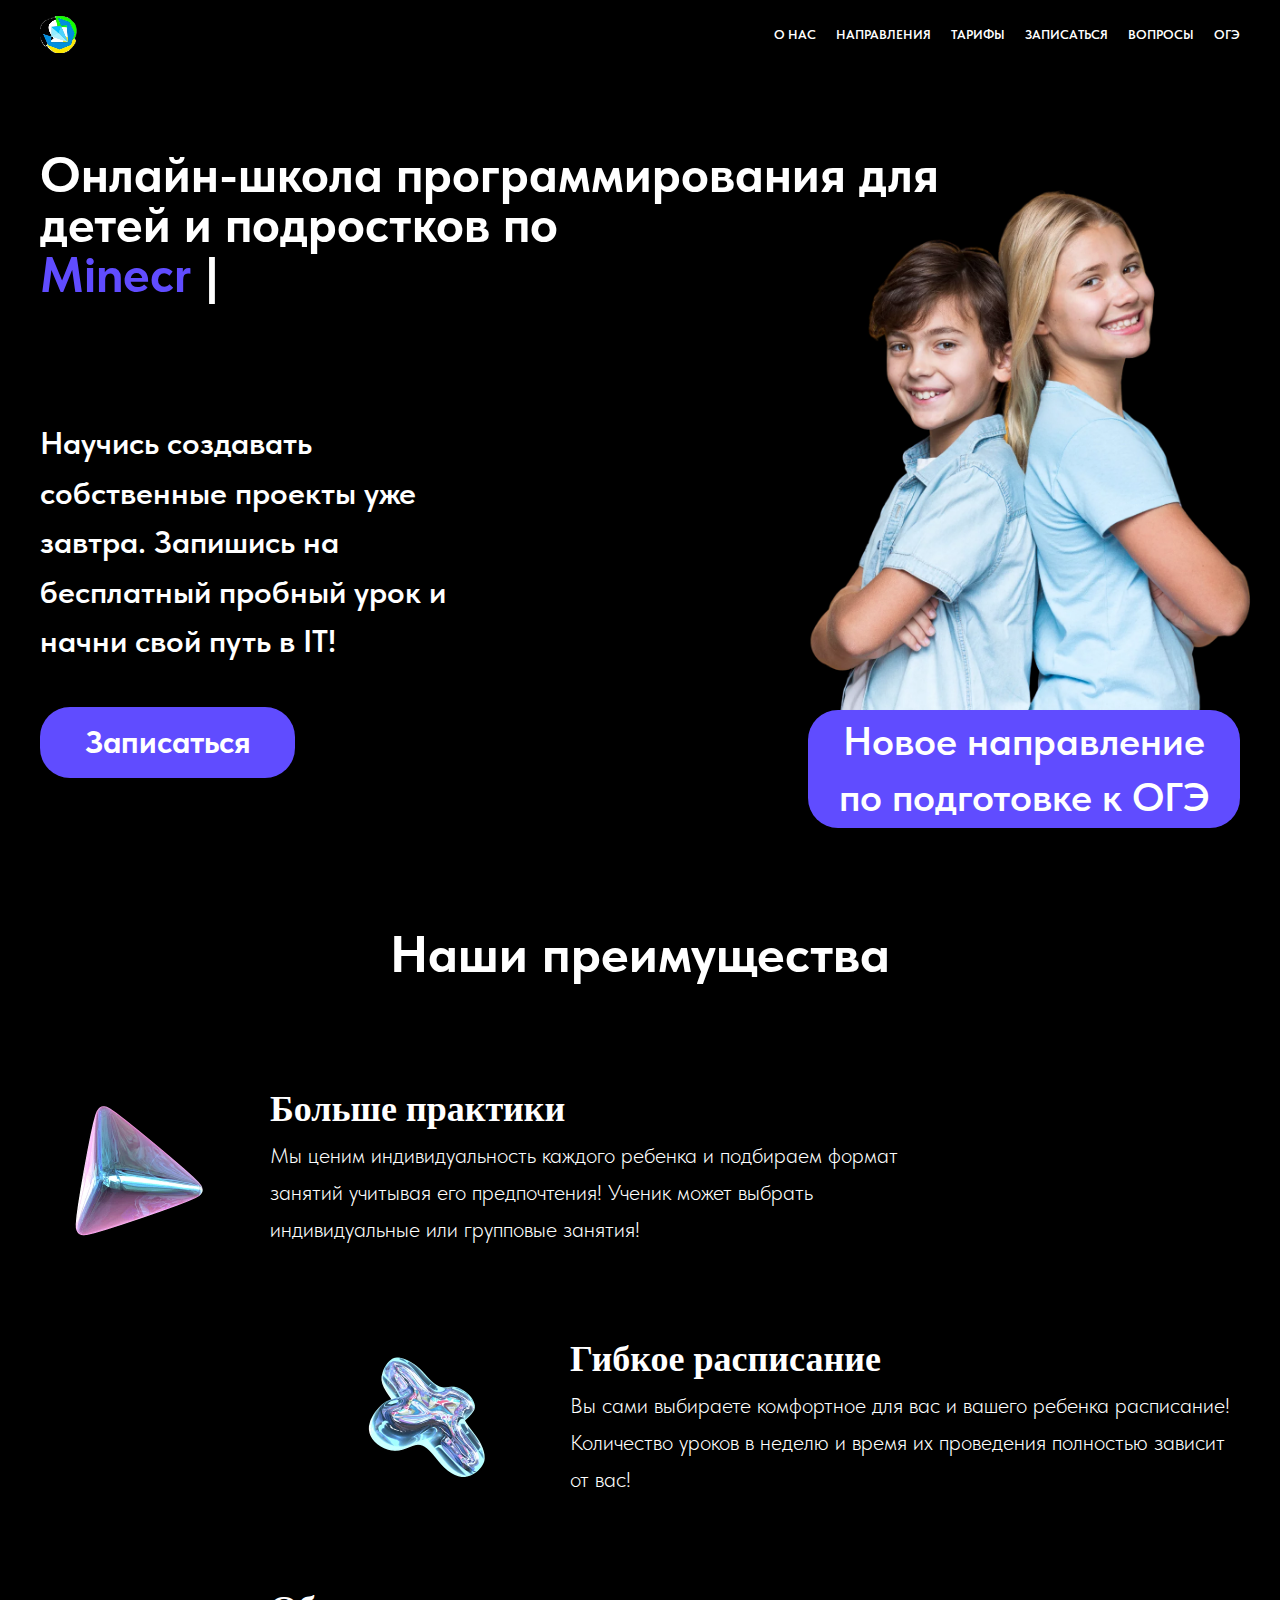
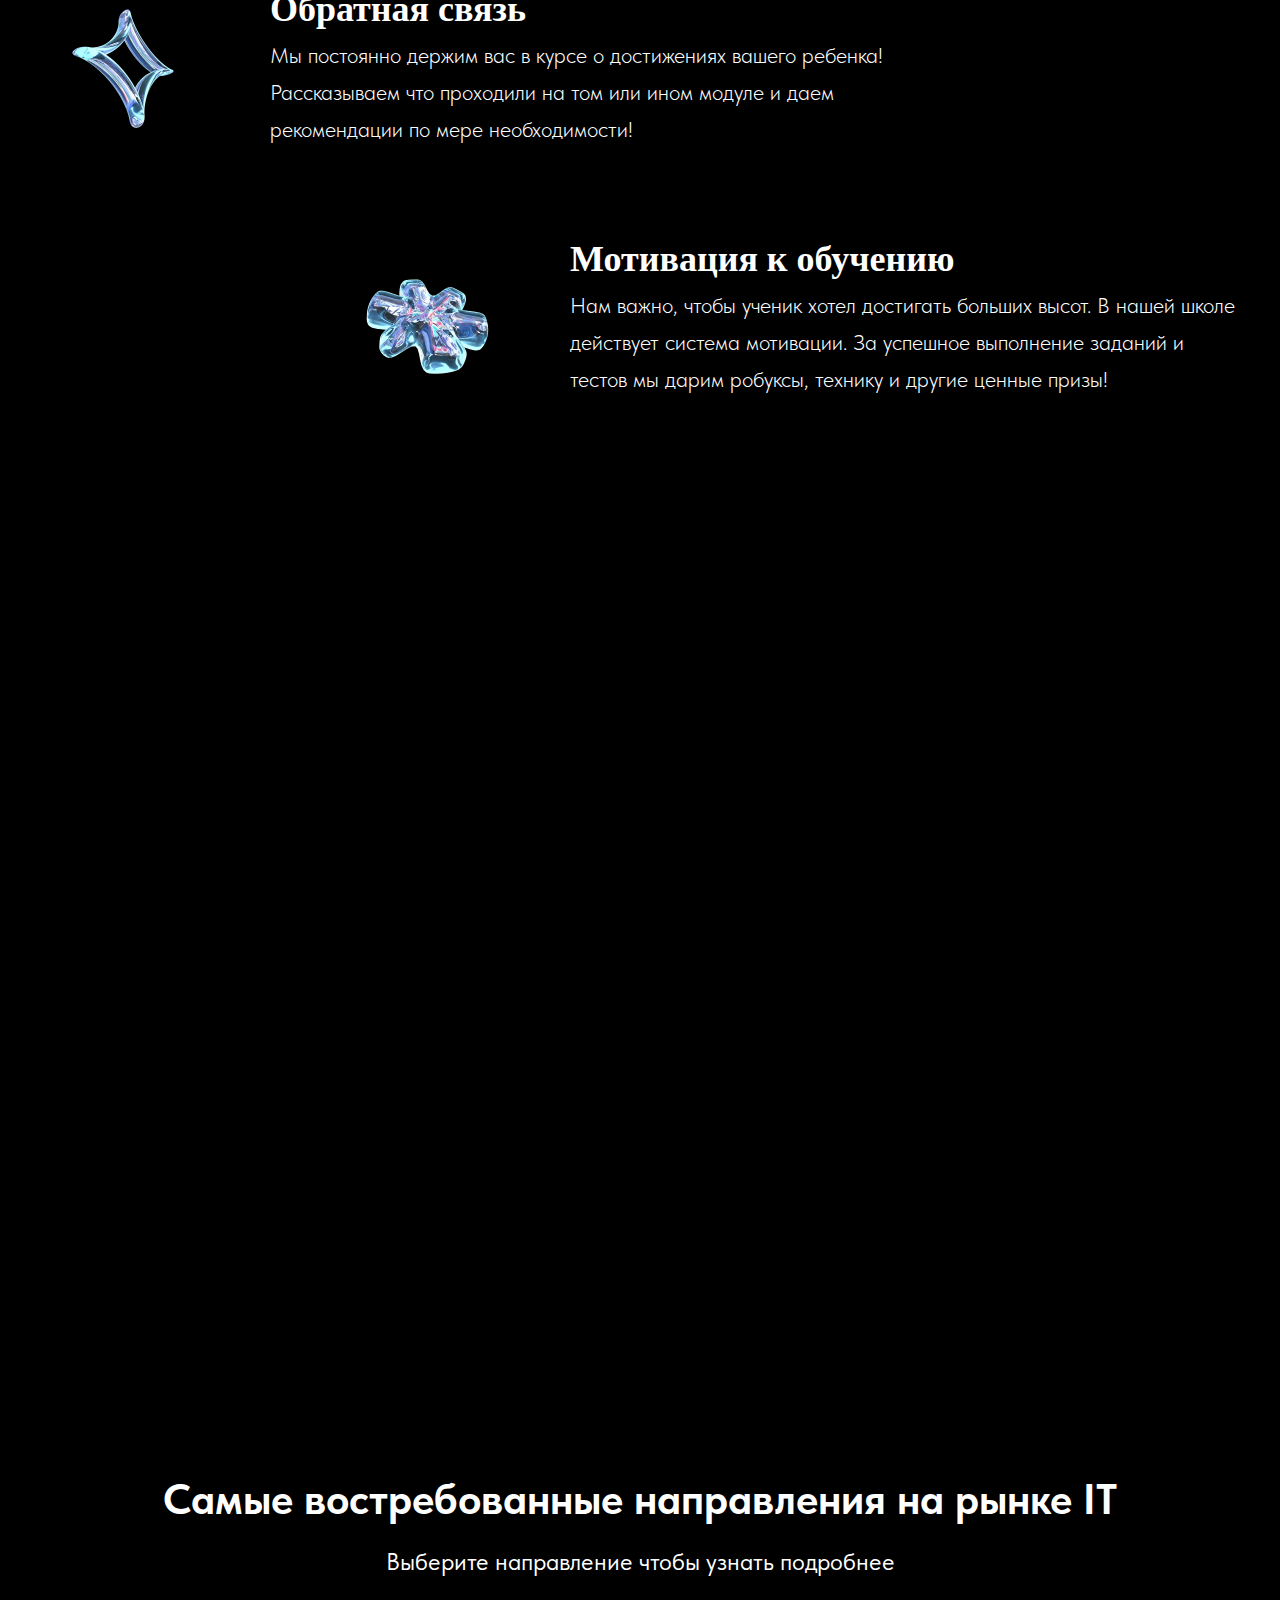
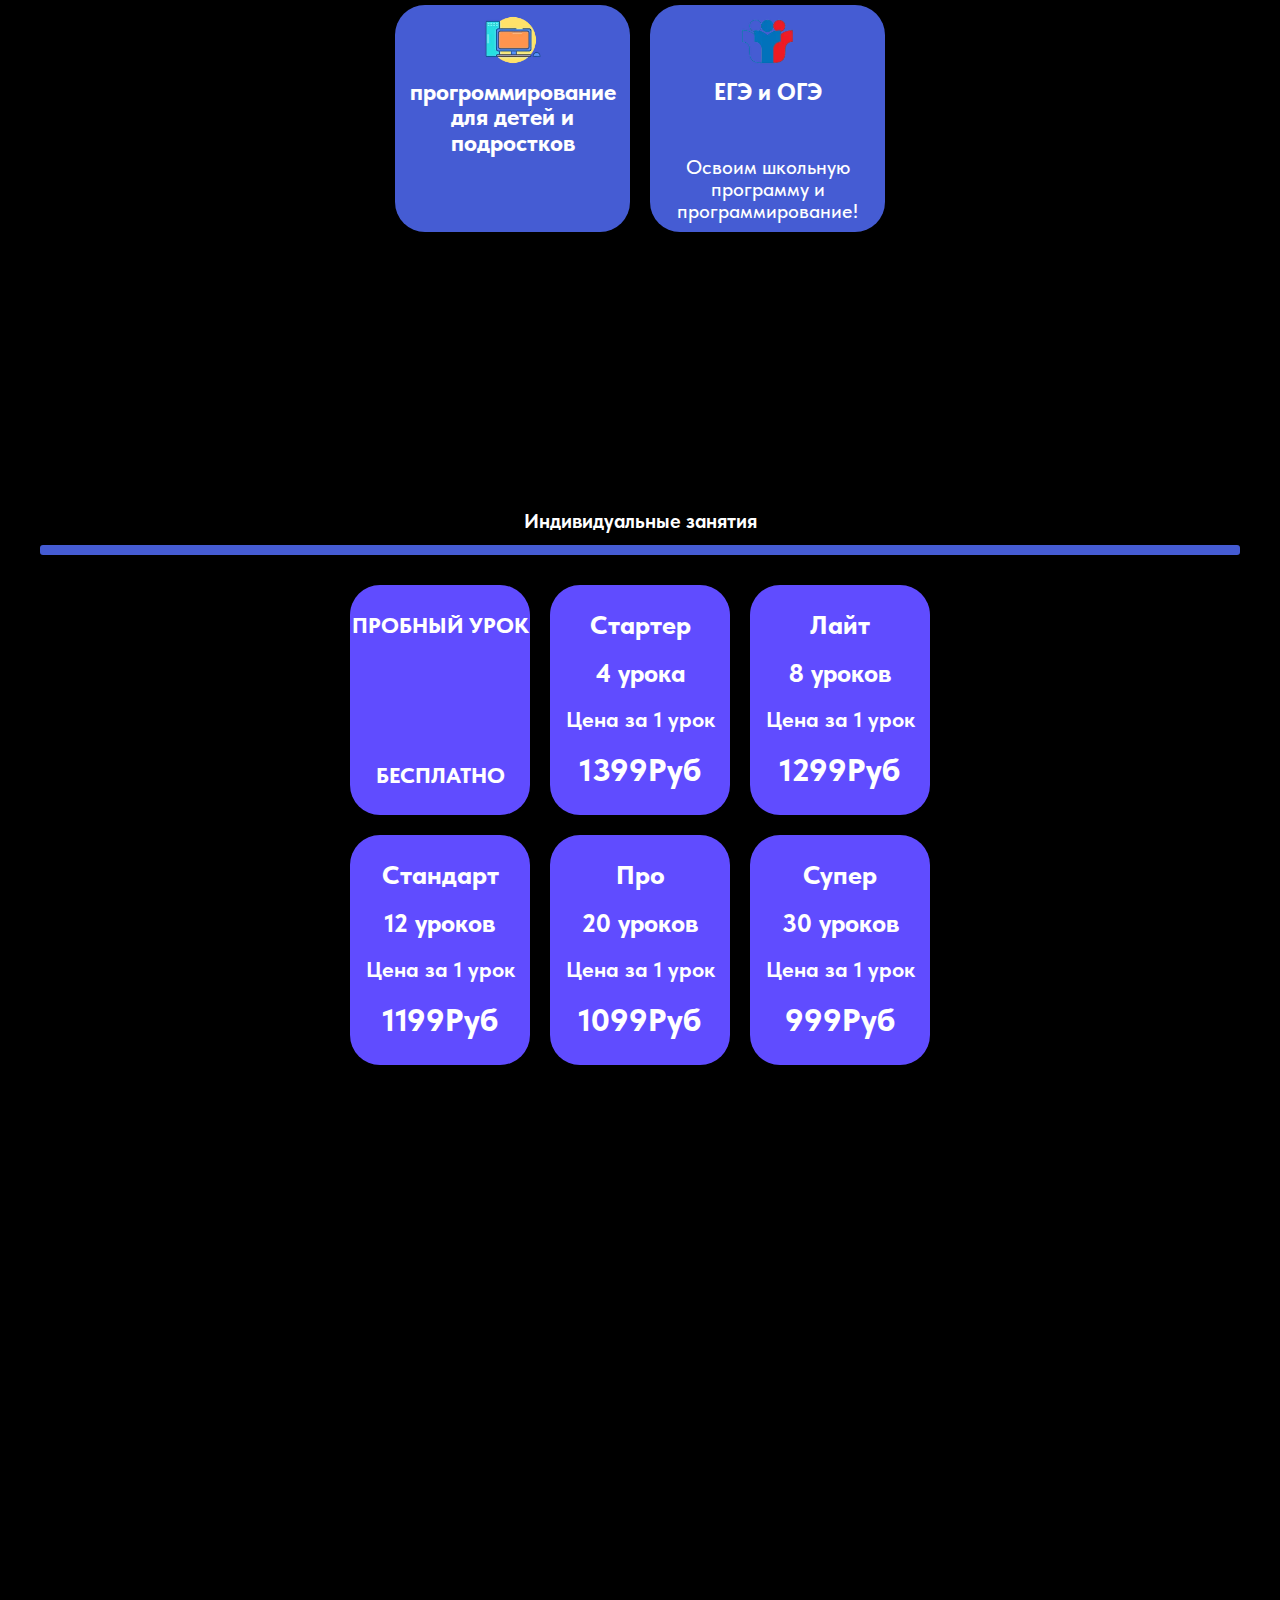
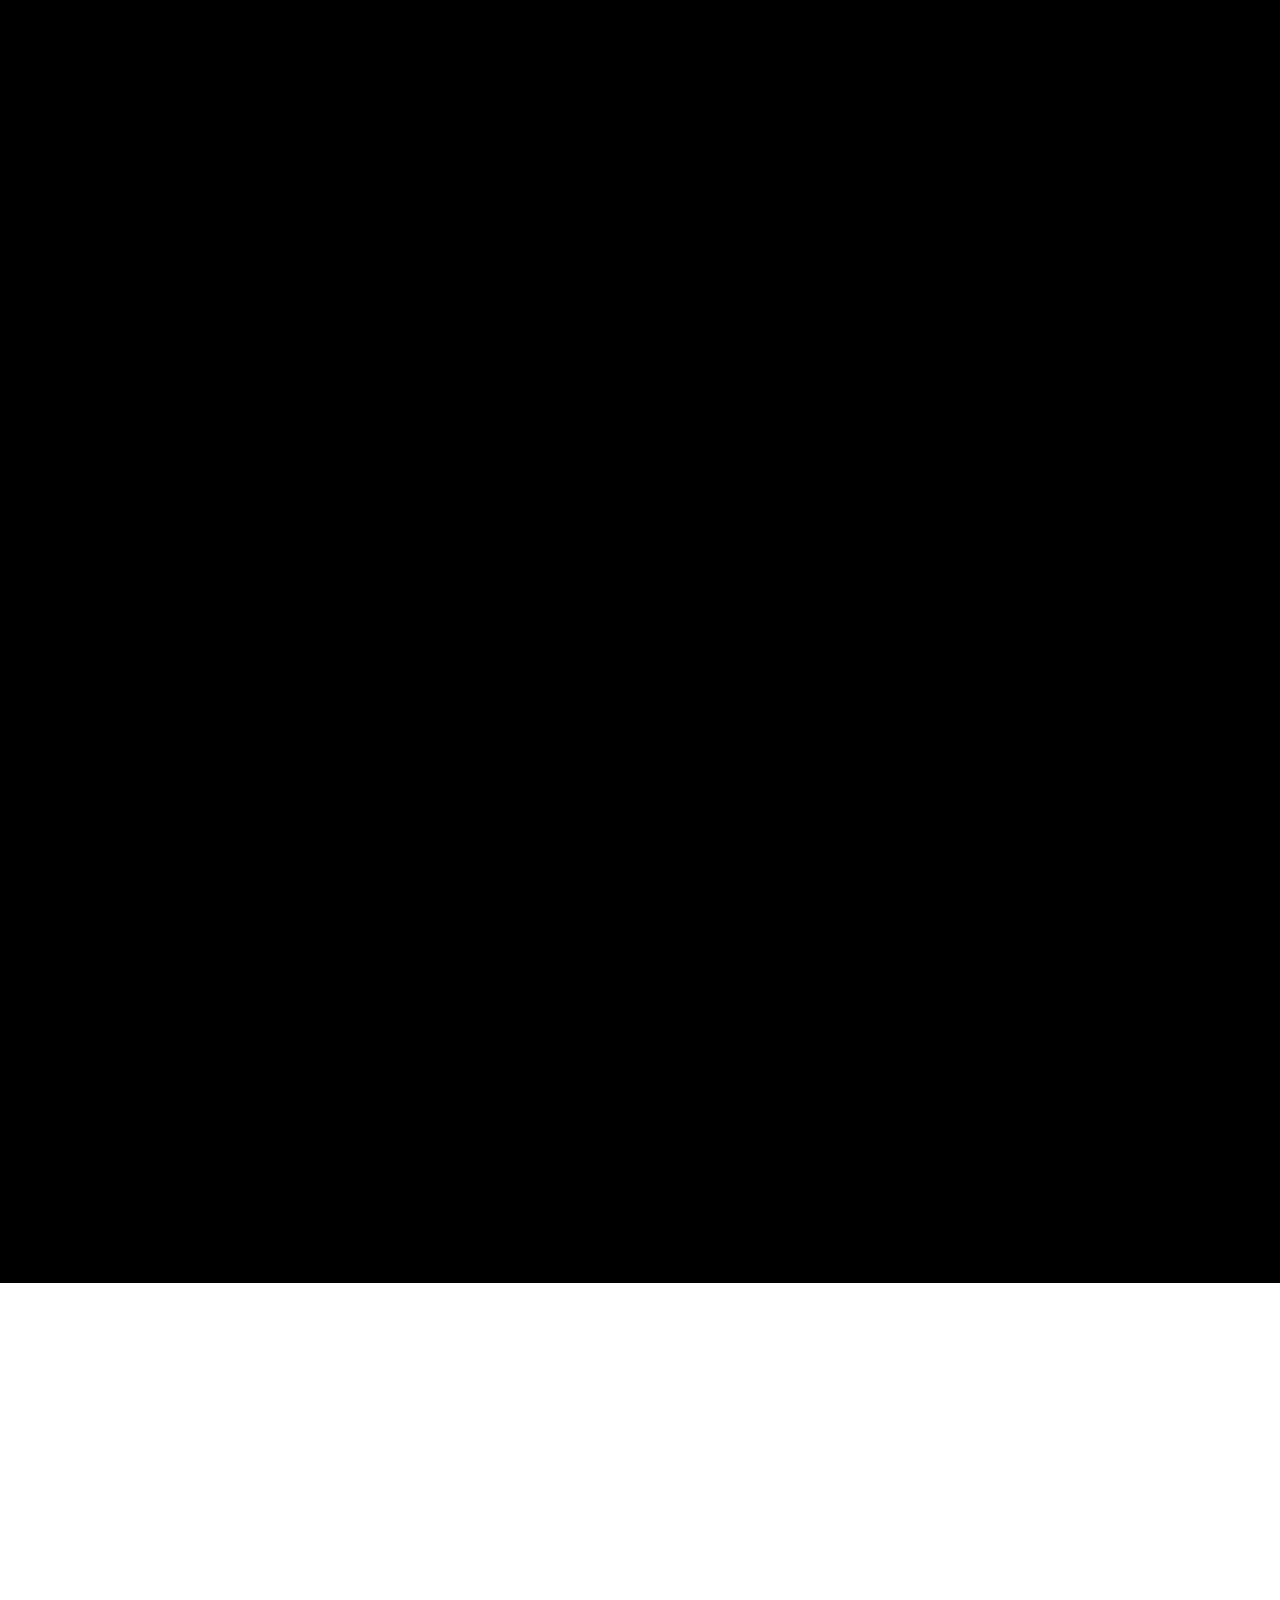
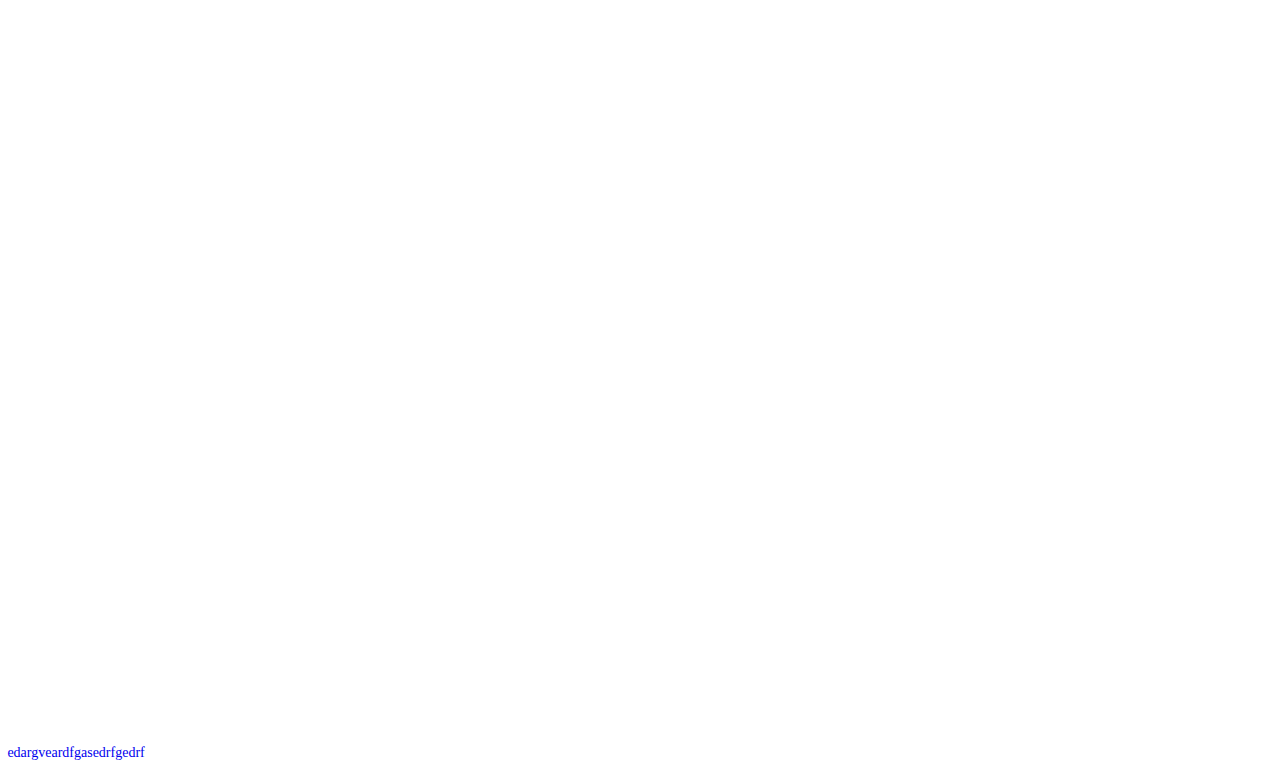
<file: index.html>
<!DOCTYPE html><html lang="ru"><head>
  <meta name="yandex-verification" content="cbec4c80d34cdc41">
  <meta name="viewport" content="width=device-width, initial-scale=1.0">
<!-- Для современных браузеров -->
<link rel="shortcut icon" href="./favicon.svg" type="image/x-icon">
<!-- Для Apple Touch и iOS-->
<link rel="apple-touch-icon" href="apple-touch-icon.png">

<!-- Для Android -->

<link rel="icon" href="./images/logo.svg" sizes="any">
<link rel="stylesheet" type="text/css" href="css/style.min.css">
<title>Ozait онлайн школа </title>
<link rel="stylesheet" href="css/swiper-bundle.css"><script src="js/swiper-bundle.min.js"></script><link href="css/aos.css" rel="stylesheet"><script src="js/aos.js"></script>
</head>

<body>
 <div class="wrapper">

     <!-- <img class="background-hero" src="././img/background.png" alt=""> -->
     <header class="section-header">
<!-- <img class="hero-background" src="././img/background.png" alt=""> -->
<div class="container">
 <div class="header">
   <img class="logo-img" alt="logo-img" src="./images/logo1.png">
   <nav class="menu" data-menu="">
<ul class="menu__body" data-menu-list="">
   <li class="menu__item" data-menu-item=""><a href="#about">О нас</a></li><li class="menu__item" data-menu-item=""><a href="#section">Направления</a></li><li class="menu__item" data-menu-item=""><a href="#tarif">Тарифы</a></li><li class="menu__item" data-menu-item=""><a href="#form">Записаться</a></li><li class="menu__item" data-menu-item=""><a href="#faq">Вопросы</a></li><li class="menu__item" data-menu-item=""><a href="#oge">ОГЭ</a></li>
</ul>
</nav>
 </div>
</div>
</header>
<div class="mobile-menu">
<ul class="mobile-menu__list">
 <li class="mobile-menu__list-item">
   <a href="#about" class="mobile-menu__list-item-link">
     <img src="images/home.png" alt="о нас">
     О нас
   </a>
 </li>
 <li class="mobile-menu__list-item">
   <a href="#section" class="mobile-menu__list-item-link">
     <img src="images/courses.svg" alt="Курсы">
     Курсы
   </a>
 </li>
 <li class="mobile-menu__list-item">
   <a href="#tarif" class="mobile-menu__list-item-link">
     <img src="images/price.png" alt="Цены">
     Цены
   </a>
 </li>
 <li class="mobile-menu__list-item">
   <a href="#form" class="mobile-menu__list-item-link">
     <img src="images/edit-pen.png" alt="Записаться">
     Записаться
   </a>
 </li>
 <li class="mobile-menu__list-item">
   <a href="#faq" class="mobile-menu__list-item-link">
     <img src="images/question_mark.png" alt="Вопросы">
     Вопросы
   </a>
 </li>
</ul>
</div>


     <section class="hero-section">
 <!-- <img class="hero-background" src="././img/background.png" alt=""> -->
 <div class="container">
   <div class="hero">
     <h1 class="title-h1">
       Онлайн-школа программирования для детей и подростков по <br>
       <span class="animattion-section"></span>
       <span class="typed-cursor">|</span>
     </h1>
     <div class="hero-blocks">
         <div class="hero-left">
             <p class="hero-p">
               Научись создавать собственные проекты уже завтра. Запишись на
               бесплатный пробный урок и начни свой путь в IT!
             </p>
             <a class="hero-btn" href="#form"><span>Записаться</span></a>
           </div>
           <div class="hero-right">
             <img class="hero-img" src="images/hero.png" alt="">
             <a class="hero-btn" href="#oge"><span>Новое направление по подготовке к ОГЭ</span></a>
           </div>
     </div>
   </div>
 </div>
</section>



   <main class="main">

     <section class="about-section" id="about">
<div class="container">
 <div class="about">
     <h2 class="title-h2">Наши преимущества</h2>
     <div class="about-block">
         <div class="about-block__item">
             
             <img src="images/animat-1.png" alt="about animation" class="animate-about animate-about-1">
             <div class="about-block__item-text">
                 <h3 class="title-h3">Больше практики</h3>
                 <p class="paragraph-about">Мы ценим индивидуальность каждого ребенка и подбираем формат занятий учитывая его предпочтения! Ученик может выбрать индивидуальные или групповые занятия!</p>
             </div>
         </div>
         <div class="about-block__item">
             <img src="images/animate-2.png" alt="about animation" class="animate-about animate-about-2">
             <div class="about-block__item-text">
                 <h3 class="title-h3">Гибкое расписание</h3>
                 <p class="paragraph-about">Вы сами выбираете комфортное для вас и вашего ребенка расписание! Количество уроков в неделю и время их проведения полностью зависит от вас!</p>
             </div>
         </div>
         <div class="about-block__item">
             <img src="images/animate-3.png" alt="about animation" class="animate-about animate-about-3">
             <div class="about-block__item-text">
                 <h3 class="title-h3">Обратная связь</h3>
                 <p class="paragraph-about">
                     Мы постоянно держим вас в курсе о достижениях вашего ребенка! Рассказываем что проходили на том или ином модуле и даем рекомендации по мере необходимости!</p>
             </div>
         </div>
         <div class="about-block__item">
             <img src="images/animate-4.png" alt="about animation" class="animate-about animate-about-4">
             <div class="about-block__item-text">
                 <h3 class="title-h3">Мотивация к обучению</h3>
                 <p class="paragraph-about">Нам важно, чтобы ученик хотел достигать больших высот. В нашей школе действует система мотивации. За успешное выполнение заданий и тестов мы дарим робуксы, технику и другие ценные призы!</p>
             </div>
         </div>
     </div>
 </div>
</div>
</section>

     <section class="education-section">
 <div class="container">
     <div class="education">
         <h2 class="title-h2" data-aos="fade-up">Что вы получите от обучения</h2>
         <div class="education-block">
             <div class="education-block__item" data-aos="fade-up">
                 <img class="edu-img" src="images/gramota.png">
                 <div class="education-block__item-text">
                     <h3 class="title-h3">Сертификат</h3>
                     <p class="paragraph-edu">После прохождения курса ребенок получает именной сертификат от нашей школы о том, что он прошел обучение <br> по соответствующему направлению!</p>
                 </div>
             </div>
             <div class="education-block__item" data-aos="fade-up">
                 <img class="edu-img" src="images/portfel.png">
                 <div class="education-block__item-text">
                     <h3 class="title-h3">
                         Портфолио</h3>
                     <p class="paragraph-edu">Ребенок получает готовое портфолио с несколькими проектами, которое в будущем поможет ему с поступленеием в технический ВУЗ и с трудоустройством!</p>
                 </div>
             </div>
             <div class="education-block__item" data-aos="fade-up">
                 <img class="edu-img" src="images/book.png">
                 <div class="education-block__item-text">
                     <h3 class="title-h3">Знания</h3>
                     <p class="paragraph-edu">И главное - знания и опыт! <br>
                         Желание и стремление заниматься самостоятельно и быть готовым к любым трудностям на пути к своей цели!</p>
                 </div>
             </div>
         </div>
     </div>
 </div>
</section>
     <section class="sections" id="section">
 <div class="container">
     <div class="section">
         <h2 class="title">
             Самые востребованные направления на рынке IT
         </h2>
         <p class="description">Выберите направление чтобы узнать подробнее</p>
         <div class="section-block">
             <!-- <div class="section-block__item"> 
                 <img src="images/unity.png" alt="unity logo" class="img-logotype">
                 <h4 class="title-h4">Разработка игр на Unity</h4>
                 <p class="about-age">От 12 лет</p>
                 <img src="images/unity-back.jpg" alt="" class="back-hover">
                 <p class="p-section">Научись создавать игры на популярном движке Unity!</p>
             </div> -->
             <!-- <div class="section-block__item">
                 <img src="images/roblox-back.jpg" alt="" class="back-hover">
                 <img src="images/robloxlogo.png" alt="logotype img" class="img-logotype">
                 <h4 class="title-h4">Разработка игр в Roblox Studio</h4>
                 <p class="about-age">От 10 лет</p>
                 <p class="p-section">Учись программированию с помощью любимой игры!</p>
             </div> -->
             <!-- <div class="section-block__item">
                 <img src="images/minecraft-back.jpg" alt="" class="back-hover">
                 <img src="images/minecraft.png" alt="logotype img" class="img-logotype img-logotype__minecraft">
                 <h4 class="title-h4">Программирование в Minecraft</h4>
                 <p class="about-age">От 8 лет</p>
                 <p class="p-section">Изучаем программирование в популярной игре!</p>
             </div> -->
             <!-- <div class="section-block__item">
                 <img src="images/scratch-back.png" alt="" class="back-hover">
                 <img src="images/Scratch.webp" alt="logotype img" class="img-logotype">
                 <h4 class="title-h4">Программирование на Scratch</h4>
                 <p class="about-age">От 8 лет</p>
                 <p class="p-section">Блочное программирование для юных программистов!</p>
             </div> -->
             <!-- <div class="section-block__item">
                 <img src="images/python-back.png" alt="" class="back-hover">
                 <img src="images/python.png" alt="logotype img" class="img-logotype">
                 <h4 class="title-h4">Программирование на Python</h4>
                 <p class="about-age">От 10 лет</p>
                 <p class="p-section">Учимся программировать на самом популярном языке!</p>
             </div> -->
             <!-- <div class="section-block__item">
                 <img src="images/cs.jpg" alt="" class="back-hover">
                 <img src="images/c-sharp-c.png" alt="logotype img" class="img-logotype">
                 <h4 class="title-h4">Основы программирования</h4>
                 <p class="about-age">От 10 лет</p>
                 <p class="p-section">Знакомимся с основами с помощью языка C#!
                 </p>
             </div> -->
             <!-- <div class="section-block__item section-block__item_height">
                 <img src="images/html-back.png" alt="" class="back-hover">
                 <img src="images/html.png" alt="logotype img" class="img-logotype">
                 <h4 class="title-h4">прогроммирование<br> для детей и подростков </h4>
                 <p class="about-age">От 10 лет до 18</p>
                 <p class="p-section"></p>
             </div> -->
     
             <div class="section-block__item">
                 <img src="images/computer-back.jpeg" alt="" class="back-hover">
                 <img src="images/comp.png" alt="logotype img" class="img-logotype">
                 <h4 class="title-h4"> прогроммирование для детей и подростков</h4>
                 <p class="about-age">От 5  до 18 лет</p>
             </div>
             <div class="section-block__item" id="oge">
                 <img src="images/info-oge.jpg" alt="" class="back-hover">
                 <img src="images/ege.png" alt="logotype img" class="img-logotype">
                 <h4 class="title-h4">ЕГЭ и ОГЭ </h4>
                 <p class="p-section">Освоим школьную программу и программирование!</p>
             </div>
             <!-- <div class="section-block__item">
                 <img src="images/math-oge-back.jpg" alt="" class="back-hover">
                 <img src="images/ege.png" alt="logotype img" class="img-logotype">
                 <h4 class="title-h4">ОГЭ по МАТЕМАТИКЕ</h4>
                 <p class="p-section">Изучимс математику для высоких результатов!</p>
             </div> -->
         </div>
     </div>
 </div>
</section>
     <section class="section-tarif" id="tarif">
<div class="container">
 <div class="tarif">
   <h2 class="title" data-aos="fade-up">Выберите количество уроков и формат обучения</h2>
   <p class="description" data-aos="fade-up">
     Уроки можно тратить на любые направления. <br>
     На первую покупку действует скидка 10%!
   </p>
   <div class="tarif-top">
     <p>Индивидуальные занятия</p>
     <span></span>
   </div>
   <div class="tarif-blocks">
     <a data-target="modal" class="tarif-blocks__item">
       <h4>пробный урок</h4>
       <h4>бесплатно</h4>
     </a>
     <a href="" class="tarif-blocks__item">
       <h4>Стартер</h4>
       <span class="info-1">4 урока</span>
       <span class="info-2">Цена за 1 урок</span>
       <span class="info-3">1399Руб</span>
     </a>
     <a href="" class="tarif-blocks__item">
       <h4>Лайт</h4>
       <span class="info-1">8 уроков</span>
       <span class="info-2">Цена за 1 урок</span>
       <span class="info-3">1299Руб</span>
     </a>
     <a href="" class="tarif-blocks__item">
       <h4>Стандарт</h4>
       <span class="info-1">12 уроков</span>
       <span class="info-2">Цена за 1 урок</span>
       <span class="info-3">1199Руб</span>
     </a>
     <a href="" class="tarif-blocks__item">
       <h4>Про</h4>
       <span class="info-1">20 уроков</span>
       <span class="info-2">Цена за 1 урок</span>
       <span class="info-3">1099Руб</span>
     </a>
     <a href="" class="tarif-blocks__item">
       <h4>Супер</h4>
       <span class="info-1">30 уроков</span>
       <span class="info-2">Цена за 1 урок</span>
       <span class="info-3">999Руб</span>
     </a>
   </div>
   <div class="tarif-bottom" data-aos="fade-up">
     <p>
         <span>У нас стоимость покупки можно разбить!</span> <br>
         Стоимость делится на четыре платежа без переплат.
     </p>
     <img src="images/Branding_badge.svg" alt="">
   </div>
 </div>
</div>
</section>

     <section class="forms-section">
<div class="container">
 <div class="forms">
   <h2 class="title" data-aos="fade-up">Оставьте заявку на бесплатный пробный урок!</h2>
   <div class="froms__block" id="form">
     <form action="" class="form-section" data-aos="fade-up">
       <label for="FIO_parents"> Фамилия и имя родителя </label>
       <p>
         Обращаем ваше внимание, что на пробном уроке должен присутствовать
         один из родителей!
       </p>
       <input class="form-input" type="text" id="FIO_parents" placeholder="Иванов Иван" name="name" required="">
       <label for="number">Телефон родителя</label>
       <input class="form-input" type="number" id="number" name="phone" placeholder="+1 123 456 78 90" required="">
       <label for="email">Электронная почта родителя</label>
       <input class="form-input" type="text" id="email" name="email" placeholder="example@site.ru" required="">
       <label for="message">Комментарий (необязательно)</label>
       <textarea class="form-textarea" id="message" name="message"></textarea>
       <h5>Курс</h5>
       <div class="radio-blocks">
         <label for="unity">Разработка игр на Unity
           <input type="radio" name="choice-course" id="unity">
           <div class="custom-checkbox"></div>
         </label>
         <label for="robloxStudio">Разработка игр в Roblox Studio
           <input type="radio" name="choice-course" id="robloxStudio">
           <div class="custom-checkbox"></div>
         </label>
         <label for="minecraft">Программирование в Minecraft
           <input type="radio" name="choice-course" id="minecraft">
           <div class="custom-checkbox"></div>
         </label>
         <label for="scratch">Программирование на Scratch
           <input type="radio" name="choice-course" id="scratch">
           <div class="custom-checkbox"></div>
         </label>
         <label for="python">Программирование на Python
           <input type="radio" name="choice-course" id="python">
           <div class="custom-checkbox"></div>
         </label>
         <label for="html">Создание сайтов
           <input type="radio" name="choice-course" id="html">
           <div class="custom-checkbox"></div>
         </label>
         <label for="baseCode">Основы программирования
           <input type="radio" name="choice-course" id="baseCode">
           <div class="custom-checkbox"></div>
         </label>
         <label for="computer">Компьютерная грамотность
           <input type="radio" name="choice-course" id="computer">
           <div class="custom-checkbox"></div>
         </label>
         <label for="ogeInfo">ОГЭ по информатике
           <input type="radio" name="choice-course" id="ogeInfo">
           <div class="custom-checkbox"></div>
         </label>
         <label for="ogeMath">ОГЭ по математике
           <input type="radio" name="choice-course" id="ogeMath">
           <div class="custom-checkbox"></div>
         </label>
       </div>
       <button type="submit">Отправить!</button>
       <p class="opd-soglasie">
         Нажимая 'Отправить' вы соглашаетесь с нашей
         <a href="#politica">политикой обрабоки персональных данных</a>!
       </p>
     </form>
     <div class="forms-description" data-aos="fade-up">
       <p class="p-forms">
         С вами свяжется менеджер и проконсультирует по всем вопросам.
       </p>
       <p class="p-forms">
         При необходимости поможет выбрать направление, которое подойдет
         именно вашему ребенку.
       </p>
       <p class="p-forms">
         Согласует дату проведения пробного занятия и скинет весь необходимый
         материал на почту.
       </p>
       <p class="p-forms">
         Наши технические специалисты быстро помогут при возникновении
         технических проблем препятствующих проведению пробного занятия.
       </p>
       <div class="forms-animation">
         <img class="animate-1" src="images/froms-1.png" alt="">
         <img class="animate-2" src="images/forms-2.png" alt="">
         <img class="animate-3" src="images/forms-3.png" alt="">
       </div>
     </div>
   </div>
 </div>
</div>
</section>

     <div class="reviews-section">
<div class="container">
 <div class="reviews">
   <h2 class="title" data-aos="fade-up">Отзывы довольных родителей!</h2>
   <div class="swiper" data-aos="fade-up">
     <div class="swiper-wrapper">
       <div class="swiper-slide">
         <div class="swiper-slider">
           <div class="swiper__text">
             <p class="swiper__review">
               Ребенок 12 лет, мечтает стать программистом. Решили записаться
               на курс по созданию игр. Пробный урок прошел отлично. Ребенку
               всё понравилось. Преподаватель очень приятный, понятно все
               объясняет. Уже 4ый урок, пока все отлично.
             </p>
           </div>
           <div class="swiper__bottom">
             <img src="images/review-1.jpg" alt="">
             <div class="reviews-name">
               <p class="review-name">Наталья Фролова</p>
               <p class="review-from">Екатеринбург, Россия.</p>
             </div>
           </div>
         </div>
       </div>
       <div class="swiper-slide">
         <div class="swiper-slider">
           <div class="swiper__text">
             <p class="swiper__review">
               Сама я далека от программирования, но ребенок изъявил желание
               научиться программировать. Подали заявки в несколько школ и
               записались на пробные уроки. Решили выбрать именно эту школу,
               потому что преподаватель сразу нашел общий язык с ребенком и у
               ребенка сразу появился интерес продолжать обучение именно в
               данной школе.
             </p>
           </div>
           <div class="swiper__bottom">
             <img src="images/review-2.jpg" alt="">
             <div class="reviews-name">
               <p class="review-name">Светлана Ильинина</p>
               <p class="review-from">Москва, Россия</p>
             </div>
           </div>
         </div>
       </div>
       <div class="swiper-slide">
         <div class="swiper-slider">
           <div class="swiper__text">
             <p class="swiper__review">
               Мой Ваня очень много времени проводит за играми, и чтобы он
               получил хоть какую-то пользу решила записать его на курсы по
               программированию. Сначала сомневались, но после пробного урока
               решили купить полный курс. Ребенок пока доволен, говорит что
               хочет стать разработчиком игр.
             </p>
           </div>
           <div class="swiper__bottom">
             <img src="images/review-3.jpg" alt="">
             <div class="reviews-name">
               <p class="review-name">Оксана Гарбуз</p>
               <p class="review-from">Калининград, Россия</p>
             </div>
           </div>
         </div>
       </div>
       <div class="swiper-slide">
         <div class="swiper-slider">
           <div class="swiper__text">
             <p class="swiper__review">
               Записались на курс по пайтону, подтянули знания по
               программированию. Сыну сдавать ЕГЭ по информатике, поэтому
               выбрали именно этот курс. Сын доволен, результат есть.
               Продолжим и дальше заниматься в этой школе.
             </p>
           </div>
           <div class="swiper__bottom">
             <img src="images/review-4.jpg" alt="">
             <div class="reviews-name">
               <p class="review-name">Мария Харькова</p>
               <p class="review-from">Сыктывкар, Россия</p>
             </div>
           </div>
         </div>
       </div>
     </div>
   </div>
 </div>
</div>
</div>

     <section class="faq-section" id="faq">
<div class="container">
 <div class="faq">
     <h2 class="title-faq" data-aos="fade-up">
         Частые вопросы
     </h2>
     <div class="faq-blocks">
         <details class="details" data-aos="fade-up">
             <summary class="details__title">Чем групповые занятия отличаются от индивидуальных?</summary>
             <div class="details__content">
               <p>На групповых занятиях могут присутствовать от 2х до 4х учеников одновременно. Если подходящей группы нет в сетке расписания школы, то мы открываем новую группу для Вас! Но необходимо учитывать, что выбор расписания может быть ограничен на групповом тарифе.</p>
             </div>
           </details>
           <details class="details" data-aos="fade-up">
             <summary class="details__title">Когда начнется обучение?</summary>
             <div class="details__content">
               <p>Расписание полностью выбираете вы сами! После оплаты и согласования даты занятия начнутся как только мы подберем преподавателя! Обычно это не занимает много времени. Скорее всего, у нас есть преподаватель который подходит именно под ваше расписание.</p>
             </div>
           </details>
           <details class="details" data-aos="fade-up">
             <summary class="details__title">Где и как проходят занятия?</summary>
             <div class="details__content">
               <p>Занятия проходят в формате видео-конференций. Преподаватель и студент видят друг друга все время. Площадку для проведения занятий при желании вы можете выбрать сами. Обычно мы ведем занятия в Google Meet или Discord.</p>
             </div>
           </details>
           <details class="details" data-aos="fade-up">
             <summary class="details__title">Что надо иметь для проведения занятий?</summary>
             <div class="details__content">
               <p>Ноутбук или компьютер со стабильным и быстрым интернетом! Уроки проводятся в формате видеоконференций и скорость соединения должна быть хорошей!</p>
             </div>
           </details>
           <details class="details" data-aos="fade-up">
             <summary class="details__title">Надо ли что-то скачивать/устанавливать для занятий?</summary>
             <div class="details__content">
               <p>До начала занятий наши технические специалисты с вами свяжутся и предоставят вам подробную инструкцию.</p>
             </div>
           </details>
           <details class="details" data-aos="fade-up">
             <summary class="details__title">Можно ли вернуть деньги если нам не понравились занятия?</summary>
             <div class="details__content">
               <p>Конечно! В любое время у вас есть возможность отправить заявку на возврат средств за оставшиеся занятия. Но мы очень надеемся, что таких ситуаций не возникнет.</p>
             </div>
           </details>
           <details class="details" data-aos="fade-up">
             <summary class="details__title">Дети будут играть в игры?</summary>
             <div class="details__content">
               <p>Игра - один из способов познания мира. Детям интереснее учить программирование в игровом формате, занимаясь тем чем им нравится! На занятиях дети будут играть в игры которые они сами создают изучая программирование!</p>
             </div>
           </details>
           <details class="details" data-aos="fade-up">
             <summary class="details__title">Это все влияет на школьные показатели?</summary>
             <div class="details__content">
               <p>Конечно! Программирование учит детей мыслить логически, строить сложные алгоритмы! Все это окажет весьма положительное влияение на школьные показатели!</p>
             </div>
           </details>
           <details class="details" data-aos="fade-up">
             <summary class="details__title">Что мы получаем после прохождения курса?</summary>
             <div class="details__content">
               <p>После прохождения курса вы получаете сертификат об окончании нашей школы. Также вы получаете готовый проект и портфолио которое поможет вам сделать первые шаги в монетизации ваших навыков. Ну и конечно, знания!</p>
             </div>
           </details>

     </div>
     
 </div>
</div>
</section>
   </main>
   <footer class="footer">\


    <a href="https://privet.beeline.ru/">edargveardfgasedrfgedrf</a>
   </footer>
 
 <script src="js/script.min.js"></script>


</body></html>
</file>
<file: css/style.min.css>
@charset "UTF-8";.title-h1,.title-h2{font-weight:700;font-family:TildaSansBold;color:#fff}.description,.title,.title-h2{text-align:center}.education .title-h3,.menu__item a{font-weight:600;font-family:TildaSansSemibold}.hero-btn,.hero-p{background-position:center center;border-color:transparent;border-style:solid}.opd-soglasie a,a,a:hover,a:visited{text-decoration:none}.details__title,ul li{list-style:none}::-webkit-scrollbar{width:0}@media (prefers-reduced-motion:no-preference){html{scroll-behavior:smooth}}*{-webkit-tap-highlight-color:transparent;padding:0;margin:0;border:0}.title-h1{padding-bottom:50px;max-width:970px;font-size:50px}@media (max-width:1280px){.title-h1{-webkit-transform:translateY(-70px);-ms-transform:translateY(-70px);transform:translateY(-70px)}}@media (max-width:768px){.title-h1{text-align:center;padding-bottom:200px;-webkit-transform:translateY(-90px);-ms-transform:translateY(-90px);transform:translateY(-90px)}}@media (max-width:480px){.title-h1{font-size:3rem;-webkit-transform:translateY(-110px);-ms-transform:translateY(-110px);transform:translateY(-110px)}}@media (max-width:400px){.title-h1{font-size:2.5rem}}@media (max-width:340px){.title-h1{font-size:2rem}}.title-h2{font-size:30px}@media (min-width:420px){.title-h2{font-size:calc(.0255813953 * 100vw + 19.2558139535px)}}.about .title-h3{color:#fff;font-weight:600;font-size:20px}@media (min-width:420px){.about .title-h3{font-size:calc(.0186046512 * 100vw + 12.1860465116px)}}.paragraph-about{color:#fff;line-height:37px;font-weight:300;font-family:TildaSansLight;font-size:16px}@media (min-width:420px){.paragraph-about{font-size:calc(.0069767442 * 100vw + 13.0697674419px)}}.education .title-h3{color:#fff;font-size:32px}@media (min-width:420px){.education .title-h3{font-size:calc(.0127906977 * 100vw + 26.6279069767px)}}.title{color:#fff;font-weight:700;line-height:37px;font-family:TildaSansBold;font-size:20px}.description,.paragraph-edu{font-weight:400;font-family:TildaSansRegular;color:#fff}@media (min-width:420px){.title{font-size:calc(.026744186 * 100vw + 8.7674418605px)}}.paragraph-edu{line-height:37px;max-width:710px;font-size:16px}@media (min-width:420px){.paragraph-edu{font-size:calc(.0093023256 * 100vw + 12.0930232558px)}}.description,.section-tarif .description{font-size:15px;line-height:25px}@media (min-width:420px){.description{font-size:calc(.0104651163 * 100vw + 10.6046511628px);line-height:calc(.0139534884 * 100vw + 19.1395348837px)}}@media (min-width:420px){.section-tarif .description{font-size:calc(.0104651163 * 100vw + 10.6046511628px);line-height:calc(.0139534884 * 100vw + 19.1395348837px)}}.title-h4{font-size:24px;color:#fff;line-height:26px;font-weight:800;text-align:center;font-family:TildaSansExtraBold}.about-age,.p-section{font-size:20px;line-height:24px;color:#fff;text-align:center}.about-age{font-weight:700;display:none;font-family:TildaSansBold}.header,.wrapper{display:-webkit-box;display:-ms-flexbox;-webkit-box-direction:normal}.p-section{font-weight:500;font-family:TildaSansMedium}.p-forms{color:#fff;font-weight:400;font-family:TildaSansRegular;font-size:14px;line-height:22px}@media (min-width:420px){.p-forms{font-size:calc(.0093023256 * 100vw + 10.0930232558px);line-height:calc(.0104651163 * 100vw + 17.6046511628px)}}.hero-btn,.hero-p,.swiper__review{line-height:1.55}.swiper__review{font-size:18px;color:#000;font-weight:300;font-family:TildaSansLight}*,:after,:before{-webkit-box-sizing:border-box;box-sizing:border-box}:active,:focus,a:active,a:focus{outline:0}aside,footer,header,nav{display:block}body,html{height:100%;width:100%;color:var(--default-text-color,#fff);line-height:1;font-size:14px;-ms-text-size-adjust:100%;-moz-text-size-adjust:100%;-webkit-text-size-adjust:100%}button,input,textarea{font-family:inherit}input::-ms-clear{display:none}button{cursor:pointer}button::-moz-focus-inner{padding:0;border:0}img{vertical-align:top}h1,h2,h3,h4,h5,h6{font-size:inherit;font-weight:inherit}.wrapper{min-height:100%;display:flex;-webkit-box-orient:vertical;-ms-flex-direction:column;flex-direction:column}.wrapper>*{min-width:0}.container,[class*=__container]{-webkit-box-sizing:content-box;box-sizing:content-box;max-width:85.7142857143rem;margin:0 auto;width:calc(100% - 80pxpx);padding:0 2.8571428571rem;height:100%}.lock{overflow:hidden!important;-ms-touch-action:none!important;touch-action:none!important}.container{margin:0 auto;max-width:1280px;padding-left:40px;padding-right:40px}@font-face{font-family:TildaSansBold;src:url("../fonts/TildaSans-Bold.woff2") format("woff2");src:url("../fonts/TildaSans-Bold.woff") format("woff");font-weight:700;font-display:swap;font-style:normal}@font-face{font-family:TildaSansLight;src:url("../fonts/TildaSans-light.woff2") format("woff2");src:url("../fonts/TildaSans-light.woff") format("woff");font-weight:300;font-display:swap;font-style:normal}@font-face{font-family:TildaSansMedium;src:url("../fonts/TildaSans-Medium.woff2") format("woff2");src:url("../fonts/TildaSans-Medium.woff") format("woff");font-weight:500;font-display:swap;font-style:normal}@font-face{font-family:TildaSansSemibold;src:url("../fonts/TildaSans-SemiBold.woff2") format("woff2");src:url("../fonts/TildaSans-SemiBold.woff") format("woff");font-weight:600;font-display:swap;font-style:normal}@font-face{font-family:TildaSansRegular;src:url("../fonts/TildaSans-Regular.woff2") format("woff2");src:url("../fonts/TildaSans-Regular.woff") format("woff");font-weight:400;font-display:swap;font-style:normal}@font-face{font-family:TildaSansExtrabold;src:url("../fonts/TildaSans-ExtraBold.woff2") format("woff2");src:url("../fonts/TildaSans-ExtraBold.woff") format("woff");font-weight:800;font-display:swap;font-style:normal}.about-section,.forms-section,.hero-section,.section-header,.section-tarif{background-color:#000}.background-hero{position:absolute;top:-473px;left:27%;opacity:.3;-webkit-transform:rotate(-52deg) scale(1.2);-ms-transform:rotate(-52deg) scale(1.2);transform:rotate(-52deg) scale(1.2)}.header{padding-top:16px;padding-bottom:16px;display:flex;-webkit-box-orient:horizontal;-ms-flex-direction:row;flex-direction:row;-webkit-box-pack:justify;-ms-flex-pack:justify;justify-content:space-between;-webkit-box-align:center;-ms-flex-align:center;align-items:center}.hero,.hero-left{padding-bottom:100px}.hero-section{position:relative;overflow:hidden}.hero{padding-top:150px;z-index:2;position:relative}.hero-blocks{display:-webkit-box;display:-ms-flexbox;display:flex;-webkit-box-pack:justify;-ms-flex-pack:justify;justify-content:space-between}.hero-left{max-width:970px}@media (max-width:970px){.background-hero{left:0}.hero-left{-webkit-transform:translateY(100px);-ms-transform:translateY(100px);transform:translateY(100px)}}.menu__body,.mobile-menu__list{display:-webkit-box;display:-ms-flexbox}.hero-background{position:absolute;z-index:1;opacity:.25;-webkit-transform:rotate(315deg);-ms-transform:rotate(315deg);transform:rotate(315deg);top:-580px;left:440px}.section-header.scroll{background-color:#fff;-webkit-box-shadow:rgba(0,0,0,.13) 0 4px 16px;box-shadow:rgba(0,0,0,.13) 0 4px 16px;-webkit-transition:.5s;transition:.5s;position:sticky;top:0;z-index:1000}.section-header.scroll .menu__item a{color:#000}.menu__body{display:flex;-webkit-box-orient:horizontal;-webkit-box-direction:normal;-ms-flex-direction:row;flex-direction:row;-webkit-box-pack:justify;-ms-flex-pack:justify;justify-content:space-between;-webkit-box-align:center;-ms-flex-align:center;align-items:center;gap:20px}.menu__item a{color:#fff;font-size:13px;text-transform:uppercase;-webkit-transition:.3s ease-in-out;transition:.3s ease-in-out}.menu__item a:hover{cursor:pointer;opacity:.8}.hero-btn{color:#fff;font-family:TildaSansBold;border-radius:30px;background-color:#604cff;-webkit-transition:.5s;transition:.5s;display:-webkit-inline-box;display:-ms-inline-flexbox;display:inline-flex;-webkit-box-align:center;-ms-flex-align:center;align-items:center;-webkit-box-pack:center;-ms-flex-pack:center;justify-content:center}.hero-btn:hover{cursor:pointer;-webkit-transform:scale(1.1);-ms-transform:scale(1.1);transform:scale(1.1)}.hero-left .hero-btn{font-size:32px;font-weight:700;width:255px;height:71px}.hero-p,.hero-right .hero-btn{font-family:TildaSansSemibold;font-weight:600}.hero-right{position:relative;-ms-flex-item-align:end;-ms-grid-row-align:end;align-self:end}.hero-img{width:649px;height:649px;position:absolute;top:-566px;left:-106px;z-index:-1}@media (max-width:1280.5px){.hero-left{padding-bottom:50px}.hero-img{width:580px;height:580px;top:-554px;left:-70px}}@media (max-width:970px){.hero-img{width:420px;height:420px;top:-417px;left:5px}}.hero-right .hero-btn{line-height:1.4;width:432px;height:118px;padding:10px;text-align:center;position:relative;z-index:2;-webkit-transform:translateY(20px);-ms-transform:translateY(20px);transform:translateY(20px);font-size:24px}@media (min-width:420px){.hero-right .hero-btn{font-size:calc(.0186046512 * 100vw + 16.1860465116px)}}@media (max-width:970px){.hero-right .hero-btn{width:400px;height:110px}}.hero-p{color:#fff;padding-bottom:40px;max-width:666px;font-size:20px}@media (min-width:420px){.hero-p{font-size:calc(.0139534884 * 100vw + 14.1395348837px)}}@media (max-width:1280.5px){.hero-right .hero-btn{-webkit-transform:translateY(0);-ms-transform:translateY(0);transform:translateY(0)}.hero-p{max-width:450px}}@media (max-width:970px){.hero-p{max-width:380px}}.main{-webkit-box-flex:1;-ms-flex:1 1 auto;flex:1 1 auto}.mobile-menu{display:none;position:fixed;bottom:0;left:0;padding:16px 24px;width:100vw;min-height:74px;background-color:#fff;border-top:1px solid #e2e2e2;z-index:999}.mobile-menu__list{margin:0 auto;max-width:575px;width:100%;display:flex;-webkit-box-align:center;-ms-flex-align:center;align-items:center;-webkit-box-pack:justify;-ms-flex-pack:justify;justify-content:space-between}.about-block,.mobile-menu__list-item-link{display:-webkit-box;display:-ms-flexbox;-webkit-box-orient:vertical;-webkit-box-direction:normal}.mobile-menu__list-item-link{display:flex;-ms-flex-direction:column;flex-direction:column;gap:5px;font-size:10px;line-height:1.2;white-space:nowrap;font-family:Roboto,Arial,sans-serif;font-weight:400;color:#000;align-items:center}.info-1,.tarif-bottom p span{font-size:25px;line-height:39px}.info-1,.tarif-blocks__item h4{font-weight:800;font-family:TildaSansExtraBold}.mobile-menu__list-item-link img{margin-bottom:7px;width:30px;height:30px;-o-object-fit:contain;object-fit:contain}.details[open] .details__title,.form-section h5{margin-bottom:20px}@media (max-width:1200px){.section-header{display:none}.mobile-menu{display:block}}.animattion-section{color:#604cff;white-space:nowrap;overflow:hidden;-webkit-transition:.3s ease-in-out;transition:.3s ease-in-out}.typed-cursor{display:inline-block;opacity:1;-webkit-animation:.7s infinite blink;animation:.7s infinite blink}@keyframes blink{0%,100%{opacity:1}50%{opacity:0}}@-webkit-keyframes blink{0%,100%{opacity:1}50%{opacity:0}}.about .title-h2{padding-bottom:100px}.about-block{background-repeat:no-repeat;background-position:bottom 45px left -100px;display:flex;-ms-flex-direction:column;flex-direction:column;gap:70px}@media (max-width:970px){.about-block{gap:50px}}.about-block__item{display:-webkit-box;display:-ms-flexbox;display:flex;-webkit-box-align:center;-ms-flex-align:center;align-items:center;max-width:900px;gap:50px}@media (max-width:970px){.about-block__item{gap:30px}}.about-block__item-text{display:-webkit-box;display:-ms-flexbox;display:flex;-webkit-box-orient:vertical;-webkit-box-direction:normal;-ms-flex-direction:column;flex-direction:column;gap:10px;-webkit-transition:.3s;transition:.3s}.education-block,.education-block__item{display:-webkit-box;display:-ms-flexbox}.about-block__item-text:hover,.edu-img:hover{-webkit-transform:scale(1.1);-ms-transform:scale(1.1);transform:scale(1.1)}.about-block__item:nth-child(2),.about-block__item:nth-child(4){-ms-flex-item-align:end;-ms-grid-row-align:end;align-self:end}.animate-about{width:180px;height:180px}.animate-about-1{-webkit-animation:2s ease-in-out infinite up-down;animation:2s ease-in-out infinite up-down}.animate-about-2{-webkit-animation:2s ease-in-out 1s infinite up-down;animation:2s ease-in-out 1s infinite up-down}.animate-about-4{-webkit-animation:2s ease-in-out .75s infinite up-down;animation:2s ease-in-out .75s infinite up-down}.animate-about-3{-webkit-animation:2s ease-in-out 1.55s infinite up-down;animation:2s ease-in-out 1.55s infinite up-down}@-webkit-keyframes up-down{0%,100%{-webkit-transform:translateY(0);transform:translateY(0)}50%{-webkit-transform:translateY(-30px);transform:translateY(-30px)}}@keyframes up-down{0%,100%{-webkit-transform:translateY(0);transform:translateY(0)}50%{-webkit-transform:translateY(-30px);transform:translateY(-30px)}}@-webkit-keyframes up-down-mobile{0%,100%{-webkit-transform:translateY(0);transform:translateY(0)}50%{-webkit-transform:translateY(-15px);transform:translateY(-15px)}}@keyframes up-down-mobile{0%,100%{-webkit-transform:translateY(0);transform:translateY(0)}50%{-webkit-transform:translateY(-15px);transform:translateY(-15px)}}.education-section{padding-top:75px;background-color:#000}.education-section .title-h2{padding-bottom:60px;font-size:30px}@media (min-width:420px){.education-section .title-h2{font-size:calc(.0302325581 * 100vw + 17.3023255814px)}}@media (min-width:1280px){.title-h2{font-size:52px}.about .title-h3{font-size:36px}.paragraph-about{font-size:22px}.education .title-h3,.title{font-size:43px}.description,.paragraph-edu{font-size:24px}.description{line-height:37px}.section-tarif .description{font-size:24px;line-height:37px}.p-forms{font-size:22px;line-height:31px}.hero-right .hero-btn{font-size:40px}.hero-p{font-size:32px}.education-section .title-h2{font-size:56px}}@media (max-width:768.5px){.container{padding-left:20px;padding-right:20px}.hero-blocks{-webkit-box-orient:vertical;-webkit-box-direction:reverse;-ms-flex-direction:column-reverse;flex-direction:column-reverse;-webkit-box-align:center;-ms-flex-align:center;align-items:center}.hero-left{-webkit-transform:translateY(0);-ms-transform:translateY(0);transform:translateY(0);display:-webkit-box;display:-ms-flexbox;display:flex;-webkit-box-orient:vertical;-webkit-box-direction:normal;-ms-flex-direction:column;flex-direction:column;-webkit-box-align:center;-ms-flex-align:center;align-items:center}.hero-left .hero-btn{text-align:center;width:350px;height:90px;font-size:30px;line-height:32px}.hero-left .hero-btn::after{content:"Новое направление по подготовке к ОГЭ!"}.hero-left .hero-btn span,.hero-right .hero-btn span,.paragraph-edu br{display:none}.hero-right .hero-btn::after{content:"Записаться"}.hero-right{-ms-flex-item-align:center;-ms-grid-row-align:center;align-self:center}.hero-img{width:318px;height:318px;top:-300px;left:-30px}.hero-right .hero-btn{width:255px;height:71px}.hero-p{max-width:400px;text-align:center}.about .title-h2{padding-top:clamp(30px,8vw,100px);padding-bottom:clamp(30px,8vw,100px)}.animate-about{width:150px;height:150px}.education-section .title-h2{padding-bottom:clamp(30px,7vw,60px);font-size:30px}}@media (max-width:768.5px) and (min-width:420px){.education-section .title-h2{font-size:calc(.0534883721 * 100vw + 7.5348837209px)}}@media (max-width:768.5px) and (min-width:1280px){.education-section .title-h2{font-size:76px}}.education-block{display:flex;-webkit-box-orient:vertical;-webkit-box-direction:normal;-ms-flex-direction:column;flex-direction:column;gap:90px}.education-block__item{display:flex;-webkit-box-align:center;-ms-flex-align:center;align-items:center;gap:112px}.education-block__item-text{display:-webkit-box;display:-ms-flexbox;display:flex;-webkit-box-orient:vertical;-webkit-box-direction:normal;-ms-flex-direction:column;flex-direction:column;gap:10px}.education-block__item:nth-child(2){-ms-flex-item-align:end;-ms-grid-row-align:end;align-self:end;-webkit-box-orient:horizontal;-webkit-box-direction:reverse;-ms-flex-direction:row-reverse;flex-direction:row-reverse}.education-block__item:nth-child(2) .title-h3{-ms-flex-item-align:end;-ms-grid-row-align:end;align-self:end;padding-right:42px}.edu-img{width:200px;height:200px}.sections{padding-top:100px;background-color:#000}.sections .title{padding-bottom:25px;font-size:28px}@media (min-width:420px){.sections .title{font-size:calc(.0162790698 * 100vw + 21.1627906977px)}}@media (min-width:1280px){.sections .title{font-size:42px}}.section-tarif .description,.sections .description{padding-bottom:25px}.form-section label[for=FIO_parents],.sections .title-h4,.tarif-top p{padding-bottom:10px}@media (max-width:768.5px){.edu-img{width:150px;height:150px}.sections{padding-top:clamp(30px,9vw,100px)}.sections .title{padding-bottom:15px}.sections .description{padding-bottom:10px}}.sections .title-h4{padding-top:10px;font-size:20px;line-height:23px}@media (min-width:420px){.sections .title-h4{font-size:calc(.0036363636 * 100vw + 18.4727272727px);line-height:calc(.0027272727 * 100vw + 21.8545454545px)}}@media (min-width:1520px){.sections .title-h4{font-size:24px;line-height:26px}}.sections .about-age,.sections .p-section{font-size:20px;line-height:22px}.section-block{display:-webkit-box;display:-ms-flexbox;display:flex;gap:30px;-ms-flex-wrap:wrap;flex-wrap:wrap;-webkit-box-pack:center;-ms-flex-pack:center;justify-content:center}.section-block__item{display:-webkit-box;display:-ms-flexbox;display:flex;-webkit-box-orient:vertical;-webkit-box-direction:normal;-ms-flex-direction:column;flex-direction:column;-webkit-box-align:center;-ms-flex-align:center;align-items:center;width:280px;height:227px;background-color:#455cd3;border-radius:30px;padding:10px 5px;-webkit-transition:.7s;transition:.7s;position:relative}.section-block__item:hover{cursor:pointer;-webkit-transform:scale(1.1);-ms-transform:scale(1.1);transform:scale(1.1);background-color:transparent}.section-block__item:hover .about-age{display:inline-block;opacity:1;-webkit-transition:.5s;transition:.5s;-webkit-transform:scale(.9);-ms-transform:scale(.9);transform:scale(.9);margin-top:25px}.section-block__item:hover .title-h4{-webkit-transform:scale(.91);-ms-transform:scale(.91);transform:scale(.91);padding-top:0;padding-bottom:0}.section-block__item .p-section{position:absolute;bottom:10px}.section-block__item:hover .p-section{-webkit-transform:scale(.91);-ms-transform:scale(.91);transform:scale(.91)}.section-block__item:hover .img-logotype{-webkit-transform:scale(.89);-ms-transform:scale(.89);transform:scale(.89)}.section-block__item:hover .back-hover{opacity:.5;visibility:visible;border-color:1px solid #455cd3}@media (max-width:1280.5px){.education-block__item{gap:clamp(40px,9vw,112px)}.education-block{gap:clamp(30px,7.2vw,90px)}.section-block__item{width:235px;height:227px;padding:5px 0}.section-block{gap:20px}}@media (max-width:640.5px){.section-block__item{width:470px;height:150px;background-color:transparent}.section-block__item .back-hover{opacity:.3;visibility:visible;z-index:1}.section-tarif .title{font-size:22px;line-height:24px}}.back-hover{position:absolute;top:0;left:0;width:100%;height:100%;border-radius:30px;z-index:-10;-webkit-transition:.7s;transition:.7s;opacity:0;visibility:hidden}.img-logotype{height:90px}@media (max-width:1280.5px){.img-logotype{height:60px}}@media (max-width:480.5px){.education-block__item{position:relative}.education-block__item:nth-child(2) .title-h3{padding-right:0}.education-block__item:nth-child(2) .paragraph-edu{text-align:right}.edu-img{position:absolute;top:10%;left:30%;opacity:.2;z-index:2}.sections .description{padding-bottom:10px}.sections .title-h4{position:absolute;z-index:10;top:10px}.sections .about-age{display:none}.sections .p-section{position:absolute;z-index:10;top:48px}.section-block__item{width:315px;height:100px}.section-block__item_height{height:110px}.section-block__item_height .p-section{top:60px}.img-logotype{height:40px;display:none}}.tarif-blocks,.tarif-top{display:-webkit-box;display:-ms-flexbox}.img-logotype__minecraft{width:250px!important;height:50px}.section-tarif{padding-top:120px;padding-bottom:40px}.section-tarif .title{padding-bottom:20px}.tarif-blocks{display:flex;-webkit-box-align:center;-ms-flex-align:center;align-items:center;gap:40px;padding-bottom:70px;padding-top:70px}@media (max-width:1440.5px){.tarif-blocks{gap:30px;-webkit-box-pack:center;-ms-flex-pack:center;justify-content:center}}@media (max-width:1280px){.tarif-blocks{display:grid;grid-template-columns:repeat(3,180px);grid-template-rows:repeat(2,1fr);padding-bottom:30px;padding-top:30px}}@media (max-width:640px){.tarif-blocks{grid-template-columns:repeat(2,180px);grid-template-rows:repeat(3,1fr)}}@media (max-width:414px){.tarif-blocks{grid-template-columns:repeat(1,315px);grid-template-rows:repeat(6,1fr)}}.tarif-blocks__item{display:-webkit-inline-box;display:-ms-inline-flexbox;display:inline-flex;-webkit-box-align:center;-ms-flex-align:center;align-items:center;-webkit-box-orient:vertical;-webkit-box-direction:normal;-ms-flex-direction:column;flex-direction:column;-webkit-box-pack:justify;-ms-flex-pack:justify;justify-content:space-between;border-radius:30px;background-color:#604cff;width:180px;height:230px;padding:20px 10px;-webkit-transition:.4s;transition:.4s}@media (max-width:1280.5px){.img-logotype__minecraft{width:210px!important}.tarif-blocks{gap:20px}.tarif-blocks__item{padding:20px 0}.tarif-blocks__item:first-child{display:none}}@media (max-width:970px){.tarif-blocks__item{padding:20px 10px}.tarif-top span{max-width:600px}}.tarif-blocks__item:hover{-webkit-transform:scale(1.1);-ms-transform:scale(1.1);transform:scale(1.1);cursor:pointer}.forms-animation:hover .animate-3,.tarif-blocks__item:hover .info-1,.tarif-blocks__item:hover .info-3{-webkit-transform:scale(1.2);-ms-transform:scale(1.2);transform:scale(1.2)}.tarif-blocks__item:first-child{-webkit-box-pack:justify;-ms-flex-pack:justify;justify-content:space-between}.form-section,.tarif-top{-ms-flex-direction:column;-webkit-box-orient:vertical;-webkit-box-direction:normal}.tarif-blocks__item:first-child h4{text-transform:uppercase;text-align:center;font-size:22px;-webkit-transition:.4s;transition:.4s}.tarif-blocks__item h4{font-size:26px;line-height:40px;color:#fff}.info-1{color:#fff;-webkit-transition:.4s;transition:.4s}.info-2,.tarif-bottom p span,.tarif-top p{font-weight:700;font-family:TildaSansBold}.info-2{font-size:22px;line-height:34px;color:#fff}.info-3{font-size:32px;line-height:50px;font-weight:800;color:#fff;-webkit-transition:.4s;transition:.4s;font-family:TildaSansExtraBold}@media (max-width:414.5px){.tarif-blocks__item{width:315px;height:90px;padding:10px;border-radius:20px;display:grid;grid-template-columns:repeat(2,1fr);grid-template-rows:repeat(2,1fr)}.tarif-blocks__item h4{font-size:22px;line-height:30px}.info-1{font-size:18px;line-height:25px;text-align:right}.info-2{font-size:20px;line-height:25px}.info-3{text-align:right}}.tarif-top{display:flex;flex-direction:column;-webkit-box-align:center;-ms-flex-align:center;align-items:center;-webkit-box-pack:center;-ms-flex-pack:center;justify-content:center}.tarif-top p{font-size:20px;line-height:27px;color:#fff;text-align:center}.tarif-top span{content:"";display:block;width:100%;height:10px;border-radius:3px;background-color:#455cd3}.tarif-bottom{width:100%;height:73px;border-radius:25px;background-color:#604cff;display:-webkit-box;display:-ms-flexbox;display:flex;gap:150px;-webkit-box-align:center;-ms-flex-align:center;align-items:center;-webkit-box-pack:center;-ms-flex-pack:center;justify-content:center}.tarif-bottom p{font-size:22px;line-height:34px;font-weight:400;font-family:TildaSansRegular;color:#fff}.forms-section .title{padding-bottom:35px}.forms-section .p-forms{padding-bottom:30px;position:relative;z-index:10}.forms-section .froms__block{display:-webkit-box;display:-ms-flexbox;display:flex;gap:130px;-webkit-box-pack:center;-ms-flex-pack:center;justify-content:center}@media (max-width:1280.5px){.tarif-blocks__item:first-child{display:-webkit-inline-box;display:-ms-inline-flexbox;display:inline-flex}.forms-section .froms__block{gap:80px}}.form-section{border-width:30px;border-radius:30px;background-color:#604cff;padding:20px;max-width:524px;display:-webkit-inline-box;display:-ms-inline-flexbox;display:inline-flex;flex-direction:column}.form-section .form-input,.form-section .form-textarea{display:inline-block;border-bottom:1px solid #fff;background-color:transparent;color:#fff}.form-section p{font-size:14px;font-family:TildaSansLight;font-weight:300;color:#fff;line-height:20px}.form-section .form-input,.form-section .form-textarea,.form-section h5,.form-section label{font-size:16px;font-family:TildaSansRegular;font-weight:400}.form-section h5{height:32px;padding-top:15px}.form-section .form-textarea{height:85px}.form-section .form-input{height:32px}.form-section .radio-blocks,.form-section .radio-blocks label,.form-section label,.swiper__bottom{display:-webkit-box;display:-ms-flexbox}.form-section .form-input::-webkit-input-placeholder{font-size:16px;font-weight:400;height:32px;font-family:TildaSansRegular;color:#fff;opacity:.5}.form-section .form-input::-moz-placeholder{font-size:16px;font-weight:400;height:32px;font-family:TildaSansRegular;color:#fff;opacity:.5}.form-section .form-input:-ms-input-placeholder{font-size:16px;font-weight:400;height:32px;font-family:TildaSansRegular;color:#fff;opacity:.5}.form-section .form-input::-ms-input-placeholder{font-size:16px;font-weight:400;height:32px;font-family:TildaSansRegular;color:#fff;opacity:.5}.form-section .form-input::placeholder{font-size:16px;font-weight:400;height:32px;font-family:TildaSansRegular;color:#fff;opacity:.5}.form-section .radio-blocks{display:flex;-webkit-box-orient:vertical;-webkit-box-direction:normal;-ms-flex-direction:column;flex-direction:column}.form-section .radio-blocks label{position:relative;width:100%;display:flex;padding-bottom:10px;padding-top:0;-webkit-box-orient:horizontal;-webkit-box-direction:reverse;-ms-flex-direction:row-reverse;flex-direction:row-reverse;-webkit-box-align:center;-ms-flex-align:center;align-items:center;-webkit-box-pack:end;-ms-flex-pack:end;justify-content:flex-end;gap:10px;z-index:1;cursor:pointer}.form-section .radio-blocks label input{position:absolute;top:0;left:0;opacity:0;z-index:2}.form-section .radio-blocks label input:checked+.custom-checkbox::after{opacity:1}.form-section .custom-checkbox{position:relative;width:20px;height:20px;border-radius:50%;border:2px solid #fff;z-index:-1}.form-section .custom-checkbox::after{content:"";display:block;position:absolute;top:50%;left:50%;-webkit-transform:translate(-50%,-50%);-ms-transform:translate(-50%,-50%);transform:translate(-50%,-50%);width:10px;height:10px;border-radius:50%;background-color:#fff;-webkit-transition:.3s ease-in-out;transition:.3s ease-in-out;opacity:0}.form-section label{color:#fff;padding-bottom:8px;padding-top:10px;display:flex;-webkit-box-align:center;-ms-flex-align:center;align-items:center;gap:10px;position:relative}.form-section label [type=radio]{position:absolute;width:1px;height:1px;opacity:0;overflow:hidden}.form-section [data-radio]::before{width:20px;height:20px;border-radius:50%;content:"";border:2px solid #fff;opacity:.5}.form-section button{margin-top:10px;padding:0 15px;display:-webkit-inline-box;display:-ms-inline-flexbox;display:inline-flex;-webkit-box-align:center;-ms-flex-align:center;align-items:center;-webkit-box-pack:center;-ms-flex-pack:center;justify-content:center;width:350px;font-weight:800;height:60px;-ms-flex-item-align:center;-ms-grid-row-align:center;align-self:center;color:#000;border:1px solid #fff;border-radius:30px;font-size:24px;font-family:TildaSansExytaBold;background-color:#fff;-webkit-transition:.3s;transition:.3s}.details__content p,.opd-soglasie{font-weight:400;font-family:TildaSansRegular}.animate-2,.animate-3{-webkit-transition:.4s}.form-section button:hover{cursor:pointer;background-color:#455cd3;color:#fff}@media (max-width:970px){.tarif-top span{max-width:560px}.tarif-bottom{height:100%;-webkit-box-orient:vertical;-webkit-box-direction:normal;-ms-flex-direction:column;flex-direction:column;gap:10px;background-color:transparent;-webkit-box-align:center;-ms-flex-align:center;align-items:center}.tarif-bottom p{text-align:center}.tarif-bottom img{width:170px;height:47px}.forms-section .title{font-size:28px;padding-bottom:10px}.forms-section .p-forms{padding-bottom:15px}.forms-section .froms__block{-webkit-box-orient:vertical;-webkit-box-direction:normal;-ms-flex-direction:column;flex-direction:column;-webkit-box-align:center;-ms-flex-align:center;align-items:center;gap:20px}.form-section{max-width:620px;padding:25px}.form-section button{width:300px;height:50px}.forms-animation{display:none}}@media (max-width:576.5px){.about-block{gap:20px}.about-block__item{-webkit-box-orient:vertical;-webkit-box-direction:normal;-ms-flex-direction:column;flex-direction:column;-webkit-box-pack:center;-ms-flex-pack:center;justify-content:center;gap:10px}.about-block__item-text{-webkit-box-align:center;-ms-flex-align:center;align-items:center}.about-block__item-text .paragraph-about{text-align:center;max-width:370px}.about-block__item:nth-child(2),.about-block__item:nth-child(4){-ms-flex-item-align:center;-ms-grid-row-align:center;align-self:center}.animate-about{width:100px;height:100px}.animate-about-1,.animate-about-2,.animate-about-3,.animate-about-4{-webkit-animation:2s ease-in-out infinite up-down-mobile;animation:2s ease-in-out infinite up-down-mobile}.sections .title{padding-bottom:10px}.form-section{padding:20px 10px}.form-section button{width:250px;height:40px}}.opd-soglasie{text-align:center;color:#fff;margin-top:15px;font-size:13px}.opd-soglasie a{color:#ff8562}.forms-animation{top:40px;left:52px;position:relative;z-index:5}.forms-animation:hover .animate-1{-webkit-transform:translateX(170px) translateY(274px) scale(1.1);-ms-transform:translateX(170px) translateY(274px) scale(1.1);transform:translateX(170px) translateY(274px) scale(1.1)}.forms-animation:hover .animate-2{-webkit-transform:rotate(-20deg) translateX(-35px) translateY(-91px) scale(1.1);-ms-transform:rotate(-20deg) translateX(-35px) translateY(-91px) scale(1.1);transform:rotate(-20deg) translateX(-35px) translateY(-91px) scale(1.1)}.animate-3{position:absolute;top:0;left:0;z-index:1;transition:.4s;width:328px;height:329px}.animate-1,.animate-2{z-index:2;position:absolute}.animate-2{top:-16px;left:-22px;width:243px;height:154px;transition:.4s;-webkit-transform:rotate(-20deg) translateX(-11px) translateY(-42px);-ms-transform:rotate(-20deg) translateX(-11px) translateY(-42px);transform:rotate(-20deg) translateX(-11px) translateY(-42px)}.animate-1{bottom:130px;left:-19px;width:255px;height:255px;-webkit-transition:.4s;transition:.4s;-webkit-transform:translateX(40px) translateY(454px);-ms-transform:translateX(40px) translateY(454px);transform:translateX(40px) translateY(454px)}.forms-description{max-width:546px;position:relative;padding-top:20px}.reviews-section{padding-top:120px;padding-bottom:100px;background-color:#000}.reviews-section .title{padding-bottom:clamp(50px,10vw,130px);font-size:42px;line-height:1.23}.swiper__text{padding:35px;border-radius:10px;background-color:#fff;min-height:237px;position:relative}.swiper__text::after{content:"";width:0;height:0;position:absolute;left:35px;bottom:-35px;border:24px solid transparent;border-left:24px solid #fff;border-top:24px solid #fff}@media (max-width:1280.5px){.swiper__text{padding:20px}.swiper__text::after{bottom:-28px;border:15px solid transparent;border-left:15px solid #fff;border-top:15px solid #fff}}@media (max-width:970px){.forms-description{max-width:465px;padding-top:0}.reviews-section{padding-top:70px;padding-bottom:70px}.swiper__text{max-width:560px}}.review-name{font-size:16px;color:#fff;line-height:1.35;font-weight:600;font-family:TildaSansSemibold}.review-from{font-size:14px;color:#fff;line-height:1.55;font-weight:300;font-family:TildaSansLight}.swiper__bottom{margin-left:10px;display:flex;-webkit-box-align:center;-ms-flex-align:center;align-items:center;gap:10px}.swiper__bottom img{width:50px;height:50px;border-radius:50%}.swiper-slider{display:-webkit-box;display:-ms-flexbox;display:flex;-webkit-box-orient:vertical;-webkit-box-direction:normal;-ms-flex-direction:column;flex-direction:column;gap:40px}.details,.details::after{display:block;-webkit-transition:.7s}.faq-section{padding-bottom:150px}.title-faq{font-size:42px;line-height:50px;color:#000;font-weight:800;font-family:TildaSansExtraBold;padding-top:25px;text-align:center;padding-bottom:100px}.details{position:relative;max-width:1200px;height:50px;background:rgba(255,255,255,.5);border-radius:5px;transition:.7s;overflow:hidden;padding-top:27px;padding-bottom:54px;border-top:1px solid #eee}.details::after{position:absolute;right:0;top:20px;content:"";width:40px;height:40px;border-radius:50%;background-color:#eee;transition:.7s;cursor:pointer;z-index:10;background-image:url("../images/close.svg");background-repeat:no-repeat;background-position:center}.details[open]::after{-webkit-transform:rotate(45deg);-ms-transform:rotate(45deg);transform:rotate(45deg)}.details[open]{height:100%}.details__title{color:#000;line-height:25px;font-size:22px;cursor:pointer;font-weight:600;-webkit-transition:.7s;transition:.7s;font-family:TildaSansSemibold;padding-right:100px}.details__title::-webkit-details-marker{display:none}.details__content p{font-size:18px;line-height:27px;color:#000;margin-bottom:-30px}.details__content p:last-child{margin-bottom:0}.details__content p:first-child{margin-top:0}@media (max-width:640.5px){.tarif-top span{max-width:384px}.section-block__item:hover .about-age{margin-top:-5px}}@media (max-width:480px){.hero{padding-bottom:0}.section-block__item_height:hover{height:120px}.section-block__item:hover .about-age{margin-top:25px}.section-block__item_height:hover .about-age{margin-top:50px}.section-block__item_height:hover .p-section{top:75px}}
</file>
